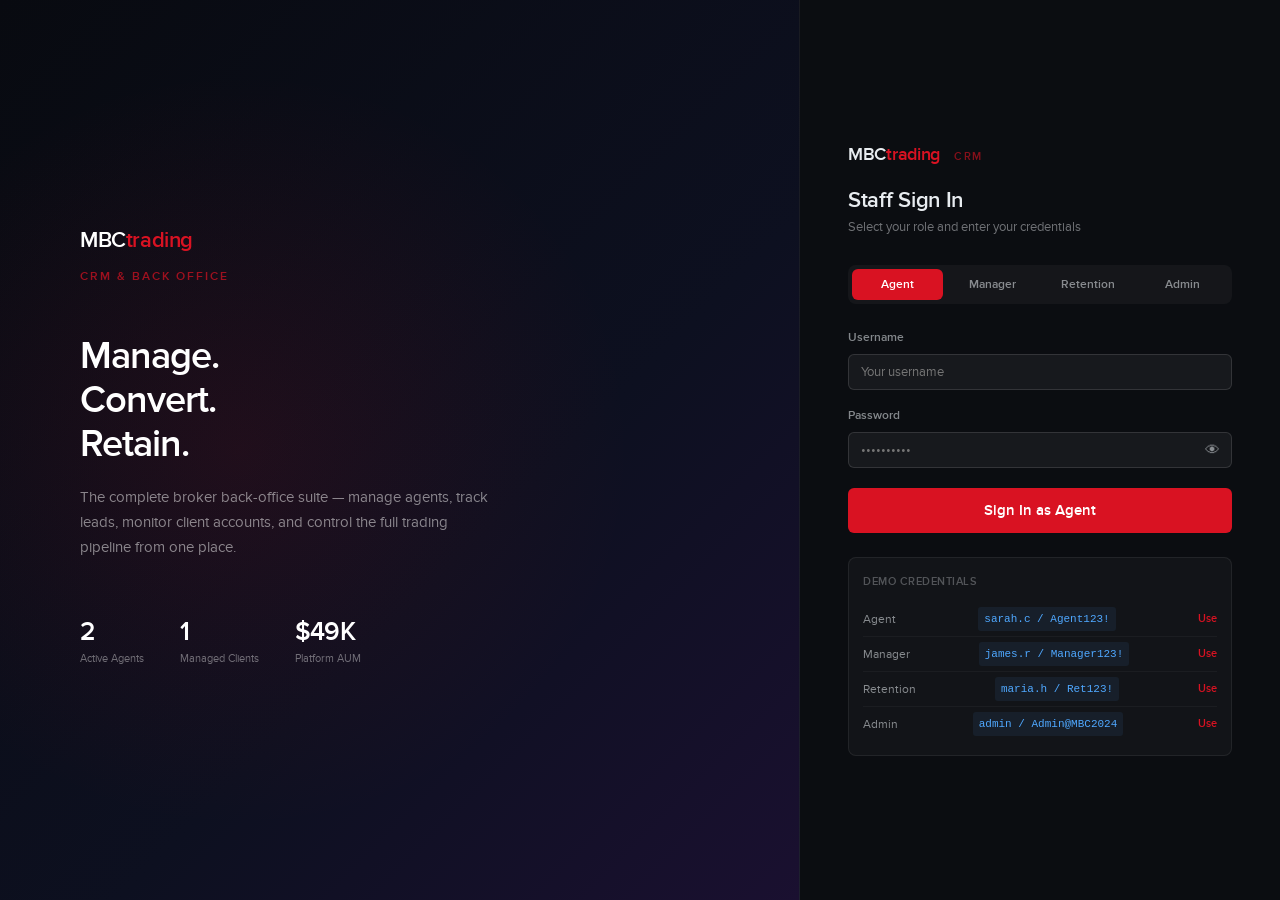
<file: index.html>
<!doctype html>
<html lang="en">
<head>
<meta charset="UTF-8">
<meta name="viewport" content="width=device-width, initial-scale=1.0">
<title>CRM Login — MBCtrading</title>
<link rel="stylesheet" href="styles.css">
<style>
body { background: #080a10; }
.crm-login-side .form-group input { background: rgba(255,255,255,.05); border-color: rgba(255,255,255,.12); }
.crm-login-side .form-group input:focus { border-color: var(--red); }
.login-btn { width: 100%; padding: 13px; background: var(--red); color: #fff; border: none; border-radius: var(--radius); font-size: 15px; font-weight: 600; cursor: pointer; font-family: var(--font); transition: background .2s; margin-top: 4px; }
.login-btn:hover { background: var(--red-dark); }
.alert { padding: 12px 14px; border-radius: 6px; font-size: 13px; margin-bottom: 16px; }
.alert-error { background: rgba(239,83,80,.1); border: 1px solid rgba(239,83,80,.3); color: #ff6b7a; }
.alert-success { background: rgba(38,201,163,.1); border: 1px solid rgba(38,201,163,.3); color: var(--up); }
.demo-creds { margin-top: 24px; padding: 14px; background: rgba(255,255,255,.03); border: 1px solid rgba(255,255,255,.07); border-radius: 8px; }
.demo-creds h4 { font-size: 11px; font-weight: 700; text-transform: uppercase; letter-spacing: 0.5px; color: var(--t3); margin-bottom: 10px; }
.demo-row { display: flex; justify-content: space-between; align-items: center; padding: 5px 0; border-bottom: 1px solid rgba(255,255,255,.04); }
.demo-row:last-child { border-bottom: none; }
.demo-row span { font-size: 12px; color: var(--t2); }
.demo-row code { font-size: 11px; font-family: var(--font-data); color: var(--blue); background: rgba(79,168,255,.08); padding: 2px 6px; border-radius: 3px; }
.demo-row button { font-size: 11px; color: var(--red); background: none; border: none; cursor: pointer; font-family: var(--font); font-weight: 600; }
.demo-row button:hover { text-decoration: underline; }
</style>
</head>
<body>
<div class="crm-login-layout">
  <!-- LEFT HERO -->
  <div class="crm-login-hero">
    <div class="crm-login-hero-logo">MBC<span>trading</span></div>
    <div class="crm-login-hero-subtitle">CRM &amp; Back Office</div>
    <h2>Manage.<br>Convert.<br>Retain.</h2>
    <p>The complete broker back-office suite — manage agents, track leads, monitor client accounts, and control the full trading pipeline from one place.</p>
    <div class="crm-login-hero-stats">
      <div>
        <div class="crm-login-hero-stat-val" id="hero-agents">—</div>
        <div class="crm-login-hero-stat-label">Active Agents</div>
      </div>
      <div>
        <div class="crm-login-hero-stat-val" id="hero-clients">—</div>
        <div class="crm-login-hero-stat-label">Managed Clients</div>
      </div>
      <div>
        <div class="crm-login-hero-stat-val" id="hero-aum">—</div>
        <div class="crm-login-hero-stat-label">Platform AUM</div>
      </div>
    </div>
  </div>

  <!-- RIGHT LOGIN FORM -->
  <div class="crm-login-side">
    <div style="margin-bottom:24px">
      <span style="font-size:18px;font-weight:800;color:var(--text);letter-spacing:-.3px">MBC<span style="color:var(--red)">trading</span></span>
      <span style="font-size:11px;font-weight:700;text-transform:uppercase;letter-spacing:1.5px;color:rgba(217,18,34,.6);margin-left:10px">CRM</span>
    </div>
    <div class="crm-login-side-header">
      <h3>Staff Sign In</h3>
      <p>Select your role and enter your credentials</p>
    </div>

    <!-- ROLE TABS -->
    <div class="crm-role-tabs" id="roleTabs">
      <button class="crm-role-tab active" onclick="setRole('agent',this)">Agent</button>
      <button class="crm-role-tab" onclick="setRole('manager',this)">Manager</button>
      <button class="crm-role-tab" onclick="setRole('ret_manager',this)">Retention</button>
      <button class="crm-role-tab" onclick="setRole('admin',this)">Admin</button>
    </div>

    <div id="loginError" class="alert alert-error" style="display:none"></div>

    <div class="form-group">
      <label id="usernameLabel">Username</label>
      <input type="text" id="loginUser" placeholder="Your username" autocomplete="username">
    </div>
    <div class="form-group">
      <label>Password</label>
      <div style="position:relative">
        <input type="password" id="loginPw" placeholder="••••••••••" autocomplete="current-password" style="padding-right:42px">
        <button onclick="togglePw()" style="position:absolute;right:12px;top:50%;transform:translateY(-50%);background:none;border:none;color:var(--t2);cursor:pointer;font-size:15px">👁</button>
      </div>
    </div>

    <button class="login-btn" id="loginBtn" onclick="doLogin()">Sign In as <span id="loginRoleLabel">Agent</span></button>

    <div class="demo-creds">
      <h4>Demo Credentials</h4>
      <div class="demo-row">
        <span>Agent</span>
        <code>sarah.c / Agent123!</code>
        <button onclick="fillCreds('sarah.c','Agent123!','agent')">Use</button>
      </div>
      <div class="demo-row">
        <span>Manager</span>
        <code>james.r / Manager123!</code>
        <button onclick="fillCreds('james.r','Manager123!','manager')">Use</button>
      </div>
      <div class="demo-row">
        <span>Retention</span>
        <code>maria.h / Ret123!</code>
        <button onclick="fillCreds('maria.h','Ret123!','ret_manager')">Use</button>
      </div>
      <div class="demo-row">
        <span>Admin</span>
        <code>admin / Admin@MBC2024</code>
        <button onclick="fillCreds('admin','Admin@MBC2024','admin')">Use</button>
      </div>
    </div>

  </div>
</div>

<script>
var currentRole = 'agent';
const ADMIN_PW_HASH = 'd402e770a7581571fdcb7d952adb33b24536246eb2bba75043913605e3a9b979';

async function hashStr(str) {
  const buf = await crypto.subtle.digest('SHA-256', new TextEncoder().encode(str));
  return Array.from(new Uint8Array(buf)).map(b => b.toString(16).padStart(2,'0')).join('');
}

function setRole(role, btn) {
  currentRole = role;
  document.querySelectorAll('.crm-role-tab').forEach(t => t.classList.remove('active'));
  btn.classList.add('active');
  const labels = { agent:'Agent', manager:'Manager', ret_manager:'Retention Mgr', admin:'Admin' };
  document.getElementById('loginRoleLabel').textContent = labels[role];
  document.getElementById('usernameLabel').textContent = role === 'admin' ? 'Admin Username' : 'Username';
  document.getElementById('loginError').style.display = 'none';
}

function togglePw() {
  const inp = document.getElementById('loginPw');
  inp.type = inp.type === 'password' ? 'text' : 'password';
}

function showError(msg) {
  const el = document.getElementById('loginError');
  el.textContent = msg;
  el.style.display = 'block';
}

function fillCreds(user, pw, role) {
  document.getElementById('loginUser').value = user;
  document.getElementById('loginPw').value = pw;
  const tabs = document.querySelectorAll('.crm-role-tab');
  const roleMap = { agent:0, manager:1, ret_manager:2, admin:3 };
  if (roleMap[role] !== undefined) setRole(role, tabs[roleMap[role]]);
}

async function doLogin() {
  document.getElementById('loginError').style.display = 'none';
  const user = document.getElementById('loginUser').value.trim();
  const pw   = document.getElementById('loginPw').value;
  if (!user || !pw) { showError('Please enter username and password.'); return; }

  const btn = document.getElementById('loginBtn');
  btn.textContent = 'Signing in…';
  btn.disabled = true;

  if (currentRole === 'admin') {
    if (user !== 'admin' && user !== 'admin@mbctrading.com') {
      showError('Invalid admin credentials.'); btn.innerHTML = 'Sign In as <span id="loginRoleLabel">Admin</span>'; btn.disabled=false; return;
    }
    const hash = await hashStr(pw);
    const pwOverride = localStorage.getItem('mbc_admin_pw_override');
    if (hash !== ADMIN_PW_HASH && hash !== pwOverride) {
      showError('Invalid admin credentials.'); btn.innerHTML = 'Sign In as <span id="loginRoleLabel">Admin</span>'; btn.disabled=false; return;
    }
    localStorage.setItem('mbc_crm_session', JSON.stringify({ id:'admin', username:'admin', role:'admin', time:Date.now() }));
    window.location.href = 'admin.html';
    return;
  }

  // Staff check
  const staff = JSON.parse(localStorage.getItem('mbc_crm_staff') || '[]');
  const member = staff.find(s => {
    try {
      return s.role === currentRole && s.username.toLowerCase() === user.toLowerCase() && atob(s.password) === pw && s.status === 'active';
    } catch(e) { return false; }
  });

  if (!member) {
    showError('Invalid credentials or account inactive.');
    btn.innerHTML = 'Sign In as <span id="loginRoleLabel">' + (currentRole === 'ret_manager' ? 'Retention Mgr' : currentRole.charAt(0).toUpperCase() + currentRole.slice(1)) + '</span>';
    btn.disabled = false;
    return;
  }

  // Update lastLogin
  const idx = staff.findIndex(s => s.id === member.id);
  staff[idx].lastLogin = new Date().toISOString();
  localStorage.setItem('mbc_crm_staff', JSON.stringify(staff));
  localStorage.setItem('mbc_crm_session', JSON.stringify({ id:member.id, username:member.username, role:member.role, time:Date.now() }));

  const redirect = { manager:'manager.html', ret_manager:'ret-manager.html', agent:'agent.html' };
  window.location.href = redirect[currentRole] || 'agent.html';
}

document.addEventListener('keydown', e => { if (e.key === 'Enter') doLogin(); });

// ─── SEED DEFAULT DATA ───
function seedData() {
  // ── Migrate existing demo_client_001 → real trading-platform user ID ──────
  (function(){
    var u=JSON.parse(localStorage.getItem('mbc_users')||'[]');
    var d=u.find(function(x){return x.email==='alex.morgan@demo.com';});
    if(!d||d.id==='demo_client_001')return;
    var id=d.id;
    function m(k,f){var a=JSON.parse(localStorage.getItem(k)||'[]');var c=false;a.forEach(function(x,i){if(x[f]==='demo_client_001'){a[i][f]=id;c=true;}});if(c)localStorage.setItem(k,JSON.stringify(a));}
    m('mbc_crm_notes','clientId');m('mbc_crm_calls','clientId');m('mbc_crm_tasks','clientId');
    m('mbc_deposit_requests','userId');m('mbc_withdrawal_requests','userId');m('mbc_crm_audit_log','clientId');
    var op=localStorage.getItem('mbc_portfolio_demo_client_001');
    if(op&&!localStorage.getItem('mbc_portfolio_'+id))localStorage.setItem('mbc_portfolio_'+id,op);
  })();
  const existing = JSON.parse(localStorage.getItem('mbc_crm_staff') || '[]');
  if (existing.length > 0) return;

  const now = new Date().toISOString();
  const staff = [
    {
      id: 'stf_manager1',
      firstName: 'James', lastName: 'Rhodes',
      username: 'james.r', email: 'james.rhodes@mbctrading.com', phone: '+1 212 555 0101',
      role: 'manager', managerId: null, status: 'active',
      password: btoa('Manager123!'),
      created: now, lastLogin: null,
      permissions: { canAdjustBalance: true, canApproveDeposits: true, canBlockClients: true, canReassignClients: true, canCreateAgents: true }
    },
    {
      id: 'stf_agent1',
      firstName: 'Sarah', lastName: 'Connor',
      username: 'sarah.c', email: 'sarah.connor@mbctrading.com', phone: '+1 212 555 0102',
      role: 'agent', managerId: 'stf_manager1', status: 'active',
      password: btoa('Agent123!'),
      created: now, lastLogin: null,
      permissions: { canAdjustBalance: false, canApproveDeposits: false, canBlockClients: false, canReassignClients: false, canCreateAgents: false }
    },
    {
      id: 'stf_agent2',
      firstName: 'Mike', lastName: 'Torres',
      username: 'mike.t', email: 'mike.torres@mbctrading.com', phone: '+1 212 555 0103',
      role: 'agent', managerId: 'stf_manager1', status: 'active',
      password: btoa('Agent456!'),
      created: now, lastLogin: null,
      permissions: { canAdjustBalance: false, canApproveDeposits: false, canBlockClients: false, canReassignClients: false, canCreateAgents: false }
    },
    {
      id: 'stf_ret1',
      firstName: 'Maria', lastName: 'Hill',
      username: 'maria.h', email: 'maria.hill@mbctrading.com', phone: '+1 212 555 0104',
      role: 'ret_manager', managerId: null, status: 'active',
      password: btoa('Ret123!'),
      created: now, lastLogin: null,
      permissions: { canAdjustBalance: false, canApproveDeposits: false, canBlockClients: false, canReassignClients: true, canCreateAgents: false }
    }
  ];
  localStorage.setItem('mbc_crm_staff', JSON.stringify(staff));

  // Seed demo leads
  const leads = [
    { id:'lead_1', firstName:'David', lastName:'Kim', email:'david.kim@email.com', phone:'+1 646 555 0201', country:'United States', source:'paid', campaign:'Google Ads Q4', status:'interested', assignedAgentId:'stf_agent1', assignedManagerId:'stf_manager1', notes:'Interested in forex trading, asked about spreads.', createdAt:new Date(Date.now()-3*86400000).toISOString(), updatedAt:new Date(Date.now()-86400000).toISOString(), convertedUserId:null },
    { id:'lead_2', firstName:'Emma', lastName:'Wilson', email:'emma.w@email.com', phone:'+44 207 555 0202', country:'United Kingdom', source:'organic', campaign:'', status:'contacted', assignedAgentId:'stf_agent1', assignedManagerId:'stf_manager1', notes:'Found us via Google search.', createdAt:new Date(Date.now()-5*86400000).toISOString(), updatedAt:new Date(Date.now()-2*86400000).toISOString(), convertedUserId:null },
    { id:'lead_3', firstName:'Lucas', lastName:'Ferrari', email:'lucas.f@email.com', phone:'+39 02 555 0203', country:'Italy', source:'referral', campaign:'Partner-AFF001', status:'new', assignedAgentId:'stf_agent2', assignedManagerId:'stf_manager1', notes:'', createdAt:new Date(Date.now()-86400000).toISOString(), updatedAt:new Date(Date.now()-86400000).toISOString(), convertedUserId:null }
  ];
  localStorage.setItem('mbc_crm_leads', JSON.stringify(leads));

  // Create demo client if no users exist
  const existingUsers = JSON.parse(localStorage.getItem('mbc_users') || '[]');
  if (existingUsers.length === 0) {
    const demoUser = {
      id: 'demo_client_001',
      firstName: 'Alex', lastName: 'Morgan',
      email: 'alex.morgan@demo.com',
      phone: '+1 646 555 0100',
      registeredAt: new Date(Date.now() - 30 * 86400000).toISOString(),
      assignedAgentId: 'stf_agent1',
      assignedManagerId: 'stf_manager1',
      crmStatus: 'active',
      kycStatus: 'approved',
      tags: ['VIP', 'First Deposit'],
      totalDeposited: 50000,
      ftdDate: new Date(Date.now() - 25 * 86400000).toISOString(),
      ftdAmount: 50000,
      lastActivity: new Date(Date.now() - 2 * 86400000).toISOString()
    };
    localStorage.setItem('mbc_users', JSON.stringify([demoUser]));
    localStorage.setItem('mbc_portfolio_demo_client_001', JSON.stringify({
      balance: 48750.33,
      startBalance: 50000,
      positions: [
        { id:'pos_1', sym:'EUR/USD', symbol:'EURUSD', side:'buy', qty:10000, entry:1.0921, fillPrice:1.0921, pnl:143.50, openedAt:new Date(Date.now()-3*86400000).toISOString() }
      ],
      orders: [],
      history: [
        { type:'deposit', label:'DEPOSIT', sym:'USD', amount:50000, fillPrice:50000, qty:1, side:'credit', pnl:null, timestamp:new Date(Date.now()-25*86400000).toISOString(), time:Date.now()-25*86400000 }
      ]
    }));
  } else {
    // Assign existing unassigned users to demo agent and seed their portfolio
    const users = existingUsers;
    users.forEach((u, i) => {
      if (!u.assignedAgentId) {
        users[i].assignedAgentId = 'stf_agent1';
        users[i].assignedManagerId = 'stf_manager1';
        users[i].crmStatus = users[i].crmStatus || 'active';
        users[i].kycStatus = users[i].kycStatus || 'approved';
        users[i].tags = users[i].tags || ['First Deposit'];
        users[i].totalDeposited = users[i].totalDeposited || 50000;
        users[i].ftdDate = users[i].ftdDate || new Date(Date.now()-14*86400000).toISOString();
        users[i].ftdAmount = users[i].ftdAmount || 50000;
      }
      if (!u.lastActivity) {
        users[i].lastActivity = new Date(Date.now() - 2*86400000).toISOString();
      }
      // Seed portfolio if missing
      const pKey = 'mbc_portfolio_' + u.id;
      if (!localStorage.getItem(pKey)) {
        localStorage.setItem(pKey, JSON.stringify({
          balance: u.totalDeposited || 50000,
          startBalance: u.totalDeposited || 50000,
          positions: [], orders: [],
          history: [{ type:'deposit', label:'DEPOSIT', sym:'USD', amount:u.totalDeposited||50000, fillPrice:u.totalDeposited||50000, qty:1, side:'credit', pnl:null, timestamp:new Date().toISOString(), time:Date.now() }]
        }));
      }
    });
    localStorage.setItem('mbc_users', JSON.stringify(users));
  }

  // Use actual first user's ID for all seed references
  const allUsers = JSON.parse(localStorage.getItem('mbc_users') || '[]');
  const seedClientId = allUsers.length > 0 ? allUsers[0].id : 'demo_client_001';

  // Seed sample notes and calls
  const notes = [
    { id:'note_1', clientId:seedClientId, authorId:'stf_agent1', authorName:'Sarah Connor', content:'Client called asking about withdrawals. Explained the KYC process and timeframes.', type:'call', createdAt:new Date(Date.now()-2*86400000).toISOString() },
    { id:'note_2', clientId:seedClientId, authorId:'stf_agent1', authorName:'Sarah Connor', content:'Sent educational material on options trading as requested.', type:'email', createdAt:new Date(Date.now()-86400000).toISOString() }
  ];
  localStorage.setItem('mbc_crm_notes', JSON.stringify(notes));

  const calls = [
    { id:'call_1', clientId:seedClientId, agentId:'stf_agent1', agentName:'Sarah Connor', duration:7, outcome:'interested', notes:'Client very interested in increasing position size. Suggested depositing more funds.', calledAt:new Date(Date.now()-2*86400000).toISOString() }
  ];
  localStorage.setItem('mbc_crm_calls', JSON.stringify(calls));

  const tasks = [
    { id:'task_1', assignedTo:'stf_agent1', clientId:seedClientId, title:'Follow up on deposit request', description:'Client mentioned they will deposit $5000 this week. Follow up.', priority:'high', status:'pending', dueAt:new Date(Date.now()+86400000).toISOString(), createdAt:now, completedAt:null },
    { id:'task_2', assignedTo:'stf_agent1', clientId:null, title:'Review new leads from Google Ads', description:'Check 3 new leads from campaign and assign priority.', priority:'medium', status:'pending', dueAt:new Date().toISOString(), createdAt:now, completedAt:null }
  ];
  localStorage.setItem('mbc_crm_tasks', JSON.stringify(tasks));

  // Seed demo deposit requests
  const existingDeps = JSON.parse(localStorage.getItem('mbc_deposit_requests') || '[]');
  if (existingDeps.length === 0) {
    localStorage.setItem('mbc_deposit_requests', JSON.stringify([
      {
        id: 'dep_demo_000',
        userId: seedClientId,
        amount: 50000,
        method: 'Wire Transfer',
        status: 'approved',
        requestDate: new Date(Date.now() - 14 * 86400000).toISOString(),
        createdAt: new Date(Date.now() - 14 * 86400000).toISOString(),
        reviewedBy: 'admin',
        reviewedAt: new Date(Date.now() - 14 * 86400000 + 3600000).toISOString(),
        notes: 'Initial funding wire transfer'
      },
      {
        id: 'dep_demo_001',
        userId: seedClientId,
        amount: 5000,
        method: 'Wire Transfer',
        status: 'pending',
        requestDate: new Date(Date.now() - 86400000).toISOString(),
        createdAt: new Date(Date.now() - 86400000).toISOString(),
        notes: 'Wire transfer from client bank account'
      }
    ]));
  }

  if (!localStorage.getItem('mbc_crm_notifications')) localStorage.setItem('mbc_crm_notifications', JSON.stringify([]));
}

// Always seed missing optional keys (runs even when staff already exists)
function seedOptionalData() {
  const allUsers = JSON.parse(localStorage.getItem('mbc_users') || '[]');
  const seedClientId = allUsers.length > 0 ? allUsers[0].id : 'demo_client_001';
  if (!localStorage.getItem('mbc_withdrawal_requests')) {
    localStorage.setItem('mbc_withdrawal_requests', JSON.stringify([{
      id: 'wd_demo_001',
      userId: seedClientId,
      amount: 2500,
      method: 'Wire Transfer',
      status: 'pending',
      requestDate: new Date(Date.now() - 3600000).toISOString(),
      createdAt: new Date(Date.now() - 3600000).toISOString(),
      notes: 'Client requested partial withdrawal'
    }]));
  }
  if (!localStorage.getItem('mbc_crm_audit_log') || JSON.parse(localStorage.getItem('mbc_crm_audit_log')||'[]').length === 0) {
    localStorage.setItem('mbc_crm_audit_log', JSON.stringify([
      { id:'aud_seed_1', action:'deposit', details:'Deposit approved: $50,000.00 for Alex Morgan', clientId:seedClientId, actor:'admin', actorName:'Admin', ts:new Date(Date.now()-25*86400000).toISOString() },
      { id:'aud_seed_2', action:'kyc', details:'KYC updated to approved — Documents verified', clientId:seedClientId, actor:'admin', actorName:'Admin', ts:new Date(Date.now()-24*86400000).toISOString() },
      { id:'aud_seed_3', action:'assign', details:'New agent created: Sarah Connor (sarah.c)', clientId:null, actor:'admin', actorName:'Admin', ts:new Date(Date.now()-30*86400000).toISOString() }
    ]));
  }
  if (!localStorage.getItem('mbc_crm_notifications')) localStorage.setItem('mbc_crm_notifications', JSON.stringify([]));
}

// Update hero stats
function updateHeroStats() {
  const staff  = JSON.parse(localStorage.getItem('mbc_crm_staff') || '[]');
  const users  = JSON.parse(localStorage.getItem('mbc_users') || '[]');
  const agents = staff.filter(s => s.role === 'agent' && s.status === 'active').length;
  document.getElementById('hero-agents').textContent = agents || '—';
  document.getElementById('hero-clients').textContent = users.length || '—';
  let aum = 0;
  users.forEach(u => {
    try {
      const p = JSON.parse(localStorage.getItem('mbc_portfolio_' + u.id) || 'null');
      if (p) aum += (p.balance || 0);
    } catch(e) {}
  });
  document.getElementById('hero-aum').textContent = aum > 0 ? '$' + (aum/1000).toFixed(0) + 'K' : '—';
}

// Check if already logged in
(function() {
  try {
    const sess = JSON.parse(localStorage.getItem('mbc_crm_session') || 'null');
    if (sess && (Date.now() - sess.time) < 8 * 3600 * 1000) {
      const redirect = { admin:'admin.html', manager:'manager.html', ret_manager:'ret-manager.html', agent:'agent.html' };
      if (redirect[sess.role]) { window.location.href = redirect[sess.role]; return; }
    }
  } catch(e) {}
  seedData();
  seedOptionalData();
  updateHeroStats();
})();
</script>
</body>
</html>
</file>
<file: styles.css>
/* ─── MBC CRM — Design System ─── */
@font-face { font-family:"Proxima Nova"; font-weight:300; font-style:normal; src:url('assets/fonts/Proxima-Nova-Light-6b2759.woff2') format('woff2'); }
@font-face { font-family:"Proxima Nova"; font-weight:400; font-style:normal; src:url('assets/fonts/Proxima-Nova-Regular-baeed8.woff2') format('woff2'); }
@font-face { font-family:"Proxima Nova"; font-weight:600; font-style:normal; src:url('assets/fonts/Proxima-Nova-Semibold-23af6b.woff2') format('woff2'); }
@font-face { font-family:"FA-Brands"; font-weight:400; src:url('assets/fonts/fa-brands-400-60f667.woff2') format('woff2'); }
@font-face { font-family:"FA-Solid"; font-weight:900; src:url('assets/fonts/fa-solid-900-5d0a75.woff2') format('woff2'); }

:root {
  --red:        #D91222;
  --red-dark:   #b50e1c;
  --dark:       #15181E;
  --darker:     #0d0f13;
  --light:      #FCFCFC;
  --muted:      rgba(252,252,252,0.7);
  --muted60:    rgba(252,252,252,0.6);
  --up:         #26C9A3;
  --dn:         #EF5350;
  --bg:         #0B0D11;
  --surface:    #0F1218;
  --s2:         #141820;
  --s3:         #1A1F2A;
  --border:     rgba(255,255,255,0.08);
  --border2:    rgba(255,255,255,.12);
  --text:       #E8ECF0;
  --t2:         rgba(232,236,240,.55);
  --t3:         rgba(232,236,240,.30);
  --gold:       #F5B843;
  --blue:       #4FA8FF;
  --font:       "Proxima Nova", Arial, Verdana, sans-serif;
  --font-data:  "Courier New", "Roboto Mono", Consolas, monospace;
  --radius:     6px;
  --shadow-sm:  rgba(0,0,0,.2) 0 1px 2px 0;
  --shadow-md:  rgba(0,0,0,.3) 0 4px 16px 0;
}

*, *::before, *::after { box-sizing: border-box; margin: 0; padding: 0; }
html { scroll-behavior: smooth; }
body { font-family: var(--font); font-size: 14px; line-height: 20px; color: var(--text); background: var(--bg); }
a { color: inherit; text-decoration: none; }
img { max-width: 100%; display: block; }
ul { list-style: none; }
button { font-family: var(--font); cursor: pointer; border: none; outline: none; }
input, select, textarea { font-family: var(--font); }

/* ─── CRM LAYOUT ─── */
.crm-layout {
  display: grid;
  grid-template-columns: 220px 1fr;
  grid-template-rows: 56px 1fr;
  grid-template-areas: "sidebar topbar" "sidebar main";
  height: 100vh;
  overflow: hidden;
}
.crm-sidebar {
  grid-area: sidebar;
  background: #080a0e;
  border-right: 1px solid rgba(255,255,255,.06);
  overflow-y: auto;
  display: flex;
  flex-direction: column;
}
.crm-topbar {
  grid-area: topbar;
  background: #0a0c10;
  border-bottom: 1px solid rgba(255,255,255,.06);
  box-shadow: 0 1px 0 rgba(255,255,255,.04), 0 4px 20px rgba(0,0,0,.3);
  height: 56px;
  padding: 0 24px;
  display: flex;
  align-items: center;
  justify-content: space-between;
  gap: 16px;
}
.crm-main {
  grid-area: main;
  background: #080a0e;
  overflow-y: auto;
  padding: 24px;
}

/* ─── SIDEBAR LOGO ─── */
.crm-sidebar-logo {
  padding: 18px 20px;
  border-bottom: 1px solid rgba(255,255,255,.06);
  background: rgba(217,18,34,.04);
  flex-shrink: 0;
}
.crm-sidebar-logo h2 { font-size: 17px; font-weight: 700; letter-spacing: -0.3px; color: #fff; }
.crm-sidebar-logo h2 span { color: var(--red); }
.crm-sidebar-logo p { font-size: 10px; font-weight: 700; text-transform: uppercase; letter-spacing: 0.8px; color: rgba(252,252,252,.3); margin-top: 3px; }

/* ─── SIDEBAR NAV ─── */
.crm-nav { padding: 10px 0; flex: 1; }
.crm-nav-section { padding: 12px 16px 4px; font-size: 10px; font-weight: 700; text-transform: uppercase; letter-spacing: 0.8px; color: rgba(255,255,255,.2); }
.crm-nav a {
  display: flex;
  align-items: center;
  gap: 10px;
  padding: 9px 16px;
  margin: 1px 8px;
  border-radius: var(--radius);
  font-size: 13px;
  font-weight: 500;
  color: rgba(232,236,240,.55);
  transition: all .12s;
  position: relative;
}
.crm-nav a:hover { background: rgba(255,255,255,.05); color: #fff; }
.crm-nav a.active { background: rgba(217,18,34,.1); color: #fff; }
.crm-nav a .nav-icon { width: 16px; display: flex; align-items: center; justify-content: center; flex-shrink: 0; }
.crm-nav a .nav-badge {
  margin-left: auto;
  background: var(--red);
  color: white;
  font-size: 10px;
  padding: 1px 6px;
  border-radius: 100px;
  font-weight: 700;
  min-width: 18px;
  text-align: center;
}
.crm-nav .nav-divider { height: 1px; background: rgba(255,255,255,.04); margin: 8px 16px; }

/* ─── SIDEBAR FOOTER ─── */
.crm-sidebar-footer {
  padding: 14px 16px;
  border-top: 1px solid rgba(255,255,255,.06);
  flex-shrink: 0;
}
.crm-staff-info { display: flex; align-items: center; gap: 10px; margin-bottom: 10px; }
.crm-staff-avatar {
  width: 34px; height: 34px;
  border-radius: 50%;
  background: var(--red);
  display: flex; align-items: center; justify-content: center;
  font-size: 13px; font-weight: 700; color: #fff;
  flex-shrink: 0;
}
.crm-staff-name { font-size: 13px; font-weight: 600; color: var(--text); }
.crm-staff-role { font-size: 11px; color: var(--t3); text-transform: capitalize; }
.crm-sidebar-footer a {
  display: flex; align-items: center; gap: 8px;
  padding: 8px 10px; border-radius: var(--radius);
  font-size: 12px; color: var(--t2);
  transition: all .12s;
}
.crm-sidebar-footer a:hover { background: rgba(255,255,255,.05); color: var(--dn); }

/* ─── TOPBAR ELEMENTS ─── */
.crm-topbar-title { font-size: 16px; font-weight: 700; color: var(--text); letter-spacing: -0.2px; }
.crm-topbar-right { display: flex; align-items: center; gap: 12px; }
.crm-notif-btn {
  position: relative;
  background: none;
  border: 1px solid rgba(255,255,255,.08);
  border-radius: var(--radius);
  padding: 7px 10px;
  color: var(--t2);
  display: flex; align-items: center; gap: 6px;
  font-size: 13px;
  transition: all .12s;
  cursor: pointer;
}
.crm-notif-btn:hover { background: rgba(255,255,255,.05); color: var(--text); border-color: rgba(255,255,255,.15); }
.crm-notif-count {
  position: absolute; top: -5px; right: -5px;
  background: var(--red); color: #fff;
  font-size: 9px; font-weight: 700;
  min-width: 16px; height: 16px;
  border-radius: 100px; padding: 0 3px;
  display: flex; align-items: center; justify-content: center;
}
.crm-topbar-user { display: flex; align-items: center; gap: 8px; }
.crm-topbar-avatar {
  width: 32px; height: 32px;
  border-radius: 50%;
  background: var(--red);
  display: flex; align-items: center; justify-content: center;
  font-size: 12px; font-weight: 700; color: #fff;
}
.crm-topbar-name { font-size: 13px; font-weight: 600; color: var(--text); }
.crm-topbar-role { font-size: 11px; color: var(--t3); text-transform: capitalize; }

/* ─── SECTION ─── */
.crm-section { display: none; }
.crm-section.active { display: block; }
.crm-section-header { display: flex; align-items: center; justify-content: space-between; margin-bottom: 20px; }
.crm-section-title { font-size: 20px; font-weight: 700; color: var(--text); letter-spacing: -0.3px; }
.crm-section-sub { font-size: 13px; color: var(--t2); margin-top: 3px; }

/* ─── STAT CARDS ─── */
.crm-stats-row { display: grid; grid-template-columns: repeat(auto-fit, minmax(170px, 1fr)); gap: 14px; margin-bottom: 24px; }
.crm-stat {
  background: #0a0c10;
  border: 1px solid rgba(255,255,255,.06);
  border-radius: 10px;
  padding: 18px 20px;
  position: relative;
  overflow: hidden;
  transition: transform .14s, box-shadow .14s;
}
.crm-stat::before {
  content: '';
  position: absolute; top: 0; left: 0; right: 0; height: 3px;
  background: rgba(255,255,255,.08);
}
.crm-stat.s-red::before   { background: var(--red); }
.crm-stat.s-blue::before  { background: var(--blue); }
.crm-stat.s-green::before { background: var(--up); }
.crm-stat.s-gold::before  { background: var(--gold); }
.crm-stat.s-purple::before { background: #a78bfa; }
.crm-stat:hover { transform: translateY(-2px); box-shadow: 0 8px 24px rgba(0,0,0,.3); }
.crm-stat-label { font-size: 10px; font-weight: 700; text-transform: uppercase; letter-spacing: 0.5px; color: var(--t3); margin-bottom: 8px; }
.crm-stat-value { font-size: 28px; font-weight: 700; color: var(--text); letter-spacing: -1px; font-family: var(--font-data); }
.crm-stat-sub { font-size: 11px; color: var(--t2); margin-top: 4px; }

/* ─── CARDS ─── */
.crm-card {
  background: #0a0c10;
  border: 1px solid rgba(255,255,255,.06);
  border-radius: 10px;
  overflow: hidden;
  margin-bottom: 20px;
}
.crm-card-header {
  padding: 14px 18px;
  border-bottom: 1px solid rgba(255,255,255,.04);
  background: rgba(255,255,255,.015);
  display: flex;
  align-items: center;
  justify-content: space-between;
}
.crm-card-header h3 {
  font-size: 12px;
  font-weight: 700;
  text-transform: uppercase;
  letter-spacing: 0.5px;
  color: rgba(255,255,255,.45);
}
.crm-card-body { padding: 18px; }

/* ─── TABLES ─── */
.crm-table-wrap { overflow-x: auto; }
.crm-table { width: 100%; border-collapse: collapse; }
.crm-table th {
  background: #0d0f15;
  color: rgba(232,236,240,.5);
  font-size: 11px;
  font-weight: 700;
  text-transform: uppercase;
  letter-spacing: 0.5px;
  padding: 10px 14px;
  text-align: left;
  white-space: nowrap;
}
.crm-table td {
  padding: 11px 14px;
  border-bottom: 1px solid rgba(255,255,255,.04);
  font-size: 13px;
  color: var(--text);
  vertical-align: middle;
}
.crm-table tbody tr { transition: background .1s; cursor: pointer; }
.crm-table tbody tr:hover { background: rgba(255,255,255,.025); }
.crm-table tbody tr:hover .row-actions { opacity: 1; }
.crm-table .row-actions { opacity: 0; transition: opacity .15s; display: flex; gap: 6px; }
.crm-table-empty { padding: 40px; text-align: center; color: var(--t3); font-size: 13px; }
.crm-table-empty-icon { font-size: 32px; margin-bottom: 10px; opacity: .4; }

/* ─── BADGES ─── */
.badge {
  display: inline-flex;
  align-items: center;
  padding: 3px 10px;
  border-radius: 100px;
  font-size: 10px;
  font-weight: 700;
  text-transform: uppercase;
  letter-spacing: 0.3px;
  white-space: nowrap;
}
.badge-green  { background: rgba(38,201,163,.12); color: var(--up); }
.badge-red    { background: rgba(217,18,34,.12); color: #ff6b7a; }
.badge-gold   { background: rgba(245,184,67,.12); color: var(--gold); }
.badge-blue   { background: rgba(79,168,255,.12); color: var(--blue); }
.badge-gray   { background: rgba(255,255,255,.07); color: var(--t2); }
.badge-purple { background: rgba(167,139,250,.12); color: #a78bfa; }

/* ─── BUTTONS ─── */
.btn {
  display: inline-flex; align-items: center; gap: 7px;
  padding: 8px 16px;
  border-radius: var(--radius);
  font-size: 13px; font-weight: 600;
  cursor: pointer; border: none;
  font-family: var(--font);
  transition: all .15s;
  white-space: nowrap;
}
.btn-primary { background: var(--red); color: #fff; }
.btn-primary:hover { background: var(--red-dark); }
.btn-secondary { background: rgba(255,255,255,.07); color: var(--text); border: 1px solid rgba(255,255,255,.1); }
.btn-secondary:hover { background: rgba(255,255,255,.12); border-color: rgba(255,255,255,.2); }
.btn-ghost { background: transparent; color: var(--t2); border: 1px solid rgba(255,255,255,.1); }
.btn-ghost:hover { background: rgba(255,255,255,.05); color: var(--text); }
.btn-danger { background: rgba(239,83,80,.12); color: var(--dn); border: 1px solid rgba(239,83,80,.2); }
.btn-danger:hover { background: rgba(239,83,80,.2); }
.btn-success { background: rgba(38,201,163,.12); color: var(--up); border: 1px solid rgba(38,201,163,.2); }
.btn-success:hover { background: rgba(38,201,163,.2); }
.btn-sm { padding: 5px 10px; font-size: 12px; }
.btn-xs { padding: 3px 8px; font-size: 11px; }
.btn-icon { padding: 7px; }

/* ─── FORMS ─── */
.form-group { margin-bottom: 16px; }
.form-group label { display: block; font-size: 12px; font-weight: 600; color: var(--t2); margin-bottom: 6px; }
.form-group input,
.form-group select,
.form-group textarea {
  width: 100%;
  background: rgba(255,255,255,.05);
  border: 1px solid rgba(255,255,255,.12);
  border-radius: var(--radius);
  padding: 9px 12px;
  font-size: 13px;
  color: var(--text);
  transition: border-color .2s, background .2s;
}
.form-group input:focus,
.form-group select:focus,
.form-group textarea:focus {
  border-color: var(--red);
  background: rgba(255,255,255,.07);
  outline: none;
}
.form-group textarea { resize: vertical; min-height: 80px; }
.form-group select option { background: #1a1f2a; }
.form-row { display: grid; grid-template-columns: 1fr 1fr; gap: 14px; }
.form-row-3 { display: grid; grid-template-columns: 1fr 1fr 1fr; gap: 14px; }

/* ─── MODALS ─── */
.crm-modal-overlay {
  position: fixed; inset: 0;
  background: rgba(0,0,0,.7);
  z-index: 1000;
  display: flex; align-items: center; justify-content: center;
  backdrop-filter: blur(4px);
}
.crm-modal {
  background: #0f1218;
  border: 1px solid rgba(255,255,255,.1);
  border-radius: 12px;
  width: 100%;
  max-width: 520px;
  max-height: 90vh;
  overflow-y: auto;
  box-shadow: 0 20px 60px rgba(0,0,0,.6);
}
.crm-modal-lg { max-width: 720px; }
.crm-modal-header {
  padding: 20px 24px 16px;
  border-bottom: 1px solid rgba(255,255,255,.06);
  display: flex; align-items: center; justify-content: space-between;
}
.crm-modal-title { font-size: 16px; font-weight: 700; color: var(--text); }
.crm-modal-close {
  background: none; border: none; color: var(--t2); cursor: pointer; padding: 4px;
  border-radius: 4px; font-size: 18px; line-height: 1;
  transition: color .15s;
}
.crm-modal-close:hover { color: var(--text); }
.crm-modal-body { padding: 20px 24px; }
.crm-modal-footer {
  padding: 14px 24px 20px;
  border-top: 1px solid rgba(255,255,255,.06);
  display: flex; gap: 10px; justify-content: flex-end;
}

/* ─── CLIENT DETAIL DRAWER ─── */
.crm-drawer-overlay {
  position: fixed; inset: 0;
  background: rgba(0,0,0,.5);
  z-index: 900;
  opacity: 0;
  pointer-events: none;
  transition: opacity .2s;
}
.crm-drawer-overlay.open { opacity: 1; pointer-events: all; }
.crm-drawer {
  position: fixed; top: 0; right: 0; bottom: 0;
  width: 500px;
  background: #0d1018;
  border-left: 1px solid rgba(255,255,255,.08);
  z-index: 901;
  display: flex; flex-direction: column;
  transform: translateX(100%);
  transition: transform .25s cubic-bezier(.4,0,.2,1);
  box-shadow: -20px 0 60px rgba(0,0,0,.5);
}
.crm-drawer.open { transform: translateX(0); }
.crm-drawer-header {
  padding: 20px 20px 0;
  border-bottom: 1px solid rgba(255,255,255,.06);
  flex-shrink: 0;
}
.crm-drawer-client-info { display: flex; align-items: center; gap: 14px; margin-bottom: 16px; }
.crm-drawer-avatar {
  width: 44px; height: 44px; border-radius: 50%;
  background: var(--red);
  display: flex; align-items: center; justify-content: center;
  font-size: 16px; font-weight: 700; color: #fff; flex-shrink: 0;
}
.crm-drawer-name { font-size: 16px; font-weight: 700; color: var(--text); }
.crm-drawer-meta { font-size: 12px; color: var(--t2); margin-top: 2px; }
.crm-drawer-close {
  position: absolute; top: 16px; right: 16px;
  background: rgba(255,255,255,.07); border: 1px solid rgba(255,255,255,.1);
  color: var(--t2); cursor: pointer; border-radius: var(--radius);
  padding: 6px 10px; font-size: 13px; transition: all .15s;
}
.crm-drawer-close:hover { background: rgba(255,255,255,.12); color: var(--text); }
.crm-drawer-tabs {
  display: flex; gap: 0;
  border-bottom: 1px solid rgba(255,255,255,.06);
  overflow-x: auto;
}
.crm-drawer-tab {
  padding: 10px 16px; font-size: 12px; font-weight: 600;
  color: var(--t2); cursor: pointer; border: none; background: none;
  border-bottom: 2px solid transparent; white-space: nowrap;
  transition: all .15s; font-family: var(--font);
}
.crm-drawer-tab:hover { color: var(--text); }
.crm-drawer-tab.active { color: var(--text); border-bottom-color: var(--red); }
.crm-drawer-body { flex: 1; overflow-y: auto; padding: 18px 20px; }
.crm-drawer-tab-content { display: none; }
.crm-drawer-tab-content.active { display: block; }
.crm-drawer-footer {
  padding: 14px 20px;
  border-top: 1px solid rgba(255,255,255,.06);
  display: flex; gap: 10px; justify-content: flex-end;
  flex-shrink: 0;
}

/* ─── FILTER BAR ─── */
.crm-filter-bar {
  display: flex; gap: 10px; align-items: center;
  margin-bottom: 16px; flex-wrap: wrap;
}
.crm-filter-bar input,
.crm-filter-bar select {
  background: rgba(255,255,255,.05);
  border: 1px solid rgba(255,255,255,.1);
  border-radius: var(--radius);
  padding: 7px 11px;
  font-size: 12px; color: var(--text);
  font-family: var(--font);
  transition: border-color .2s;
}
.crm-filter-bar input:focus,
.crm-filter-bar select:focus { border-color: var(--red); outline: none; }
.crm-filter-bar input { min-width: 200px; }
.crm-filter-bar select option { background: #1a1f2a; }

/* ─── AVATAR ─── */
.crm-avatar {
  width: 32px; height: 32px; border-radius: 50%;
  background: var(--red);
  display: inline-flex; align-items: center; justify-content: center;
  font-size: 12px; font-weight: 700; color: #fff; flex-shrink: 0;
}

/* ─── TIMELINE ─── */
.crm-timeline { display: flex; flex-direction: column; gap: 0; }
.crm-timeline-item {
  display: flex; gap: 12px;
  padding: 12px 0;
  border-bottom: 1px solid rgba(255,255,255,.04);
}
.crm-timeline-item:last-child { border-bottom: none; }
.crm-timeline-dot {
  width: 8px; height: 8px; border-radius: 50%;
  background: var(--blue); flex-shrink: 0; margin-top: 5px;
}
.crm-timeline-dot.call { background: var(--up); }
.crm-timeline-dot.deposit { background: var(--gold); }
.crm-timeline-dot.kyc { background: #a78bfa; }
.crm-timeline-dot.block { background: var(--dn); }
.crm-timeline-content { flex: 1; }
.crm-timeline-header { display: flex; align-items: center; gap: 8px; margin-bottom: 3px; }
.crm-timeline-type { font-size: 11px; font-weight: 700; text-transform: uppercase; letter-spacing: 0.3px; color: var(--t2); }
.crm-timeline-time { font-size: 11px; color: var(--t3); margin-left: auto; }
.crm-timeline-text { font-size: 13px; color: var(--text); line-height: 18px; }
.crm-timeline-meta { font-size: 11px; color: var(--t3); margin-top: 3px; }

/* ─── TOAST ─── */
.crm-toast-wrap {
  position: fixed; bottom: 24px; right: 24px;
  z-index: 9999; display: flex; flex-direction: column; gap: 8px;
  pointer-events: none;
}
.crm-toast {
  background: #1a1f2a;
  border: 1px solid rgba(255,255,255,.12);
  border-radius: 8px;
  padding: 12px 16px;
  font-size: 13px; color: var(--text);
  box-shadow: 0 8px 32px rgba(0,0,0,.4);
  display: flex; align-items: center; gap: 10px;
  animation: toastIn .2s ease;
  pointer-events: all;
}
.crm-toast.success { border-color: rgba(38,201,163,.3); }
.crm-toast.error   { border-color: rgba(239,83,80,.3); }
@keyframes toastIn { from { transform: translateX(40px); opacity: 0; } to { transform: translateX(0); opacity: 1; } }

/* ─── TAGS ─── */
.crm-tags { display: flex; flex-wrap: wrap; gap: 5px; }
.crm-tag {
  display: inline-flex; align-items: center; gap: 4px;
  padding: 2px 8px;
  border-radius: 100px;
  font-size: 10px; font-weight: 600;
  background: rgba(79,168,255,.1); color: var(--blue);
  border: 1px solid rgba(79,168,255,.2);
}
.crm-tag.vip { background: rgba(245,184,67,.1); color: var(--gold); border-color: rgba(245,184,67,.2); }
.crm-tag.at-risk { background: rgba(239,83,80,.1); color: var(--dn); border-color: rgba(239,83,80,.2); }
.crm-tag.dormant { background: rgba(255,255,255,.07); color: var(--t2); border-color: rgba(255,255,255,.1); }
.crm-tag.ftd { background: rgba(38,201,163,.1); color: var(--up); border-color: rgba(38,201,163,.2); }
.crm-tag.toxic { background: rgba(239,83,80,.15); color: #ff6b7a; border-color: rgba(239,83,80,.3); }

/* ─── STATS / INFO GRID ─── */
.crm-info-grid { display: grid; grid-template-columns: 1fr 1fr; gap: 14px; }
.crm-info-item { padding: 12px 14px; background: rgba(255,255,255,.03); border: 1px solid rgba(255,255,255,.05); border-radius: 8px; }
.crm-info-label { font-size: 10px; font-weight: 700; text-transform: uppercase; letter-spacing: 0.5px; color: var(--t3); margin-bottom: 4px; }
.crm-info-value { font-size: 14px; font-weight: 600; color: var(--text); }

/* ─── SVG CHARTS ─── */
.crm-chart-wrap { width: 100%; overflow-x: auto; }
.crm-chart-svg { display: block; }
.crm-chart-bar { transition: opacity .15s; cursor: pointer; }
.crm-chart-bar:hover { opacity: .8; }

/* ─── SEARCH ─── */
.crm-search {
  position: relative;
}
.crm-search input {
  background: rgba(255,255,255,.05);
  border: 1px solid rgba(255,255,255,.1);
  border-radius: var(--radius);
  padding: 7px 11px 7px 32px;
  font-size: 12px; color: var(--text);
  font-family: var(--font);
  width: 220px;
}
.crm-search input:focus { border-color: var(--red); outline: none; }
.crm-search-icon {
  position: absolute; left: 10px; top: 50%;
  transform: translateY(-50%); color: var(--t3);
  pointer-events: none;
}

/* ─── LOGIN PAGE ─── */
.crm-login-layout {
  min-height: 100vh;
  display: grid;
  grid-template-columns: 1fr 480px;
}
.crm-login-hero {
  background: linear-gradient(135deg, #080a10 0%, #0d1020 60%, #1a1030 100%);
  display: flex; flex-direction: column; justify-content: center;
  padding: 80px;
  position: relative; overflow: hidden;
  border-right: 1px solid rgba(255,255,255,.07);
}
.crm-login-hero::before {
  content: '';
  position: absolute; inset: 0;
  background: radial-gradient(ellipse 70% 60% at 30% 50%, rgba(217,18,34,.1) 0%, transparent 70%);
  pointer-events: none;
}
.crm-login-hero-logo { font-size: 22px; font-weight: 800; letter-spacing: -0.4px; color: #fff; margin-bottom: 16px; position: relative; }
.crm-login-hero-logo span { color: var(--red); }
.crm-login-hero-subtitle { font-size: 12px; font-weight: 700; text-transform: uppercase; letter-spacing: 2px; color: rgba(217,18,34,.7); margin-bottom: 48px; position: relative; }
.crm-login-hero h2 { font-size: clamp(28px, 3vw, 42px); font-weight: 800; color: #fff; letter-spacing: -1px; line-height: 1.15; margin-bottom: 18px; position: relative; }
.crm-login-hero p { font-size: 15px; color: rgba(252,252,252,.5); line-height: 1.65; max-width: 420px; position: relative; }
.crm-login-hero-stats { display: flex; gap: 36px; margin-top: 60px; position: relative; }
.crm-login-hero-stat-val { font-size: 26px; font-weight: 800; color: #fff; letter-spacing: -0.8px; line-height: 1; margin-bottom: 4px; }
.crm-login-hero-stat-label { font-size: 11px; color: rgba(252,252,252,.4); font-weight: 500; }
.crm-login-side {
  background: #0B0D11;
  display: flex; flex-direction: column; justify-content: center;
  padding: 60px 48px;
  overflow-y: auto;
}
.crm-login-side-header { margin-bottom: 28px; }
.crm-login-side-header h3 { font-size: 22px; font-weight: 700; color: var(--text); letter-spacing: -0.3px; margin-bottom: 6px; }
.crm-login-side-header p { font-size: 13px; color: rgba(232,236,240,.45); }

/* ─── ROLE TABS ─── */
.crm-role-tabs { display: grid; grid-template-columns: repeat(4,1fr); gap: 4px; margin-bottom: 24px; background: rgba(255,255,255,.04); border-radius: 8px; padding: 4px; }
.crm-role-tab {
  padding: 8px 4px; border: none; background: none; cursor: pointer;
  font-family: var(--font); font-size: 12px; font-weight: 600;
  color: var(--t2); border-radius: 6px; transition: all .15s; text-align: center;
}
.crm-role-tab:hover { color: var(--text); background: rgba(255,255,255,.05); }
.crm-role-tab.active { background: var(--red); color: #fff; }

/* ─── NOTIFICATIONS PANEL ─── */
.crm-notif-panel {
  position: absolute; top: 100%; right: 0; margin-top: 8px;
  width: 360px; max-height: 480px;
  background: #0f1218; border: 1px solid rgba(255,255,255,.1);
  border-radius: 10px; box-shadow: 0 20px 60px rgba(0,0,0,.5);
  overflow-y: auto; z-index: 500;
  display: none;
}
.crm-notif-panel.open { display: block; }
.crm-notif-panel-header { padding: 14px 16px; border-bottom: 1px solid rgba(255,255,255,.06); display: flex; justify-content: space-between; align-items: center; }
.crm-notif-panel-header h4 { font-size: 13px; font-weight: 700; color: var(--text); }
.crm-notif-item { padding: 12px 16px; border-bottom: 1px solid rgba(255,255,255,.04); cursor: pointer; transition: background .1s; }
.crm-notif-item:hover { background: rgba(255,255,255,.03); }
.crm-notif-item.unread { background: rgba(79,168,255,.04); }
.crm-notif-item-title { font-size: 12px; font-weight: 600; color: var(--text); margin-bottom: 2px; }
.crm-notif-item-body { font-size: 11px; color: var(--t2); }
.crm-notif-item-time { font-size: 10px; color: var(--t3); margin-top: 3px; }

/* ─── PERFORMANCE BAR ─── */
.perf-bar-wrap { background: rgba(255,255,255,.06); border-radius: 100px; height: 6px; overflow: hidden; }
.perf-bar { height: 100%; border-radius: 100px; background: var(--up); transition: width .4s ease; }

/* ─── RESPONSIVE ─── */
@media (max-width: 768px) {
  .crm-layout { grid-template-columns: 1fr; grid-template-areas: "topbar" "main"; }
  .crm-sidebar { display: none; }
  .crm-login-layout { grid-template-columns: 1fr; }
  .crm-login-hero { display: none; }
  .crm-login-side { padding: 40px 28px; }
  .crm-drawer { width: 100%; }
  .form-row, .form-row-3 { grid-template-columns: 1fr; }
  .crm-stats-row { grid-template-columns: 1fr 1fr; }
}

/* ─── UTILS ─── */
.text-up   { color: var(--up); }
.text-dn   { color: var(--dn); }
.text-gold { color: var(--gold); }
.text-blue { color: var(--blue); }
.text-muted { color: var(--t2); }
.text-xs { font-size: 11px; }
.text-sm { font-size: 12px; }
.text-mono { font-family: var(--font-data); }
.fw-700 { font-weight: 700; }
.mt-4 { margin-top: 4px; }
.mt-8 { margin-top: 8px; }
.mt-16 { margin-top: 16px; }
.mt-24 { margin-top: 24px; }

/* ─── COMPATIBILITY LAYER (HTML naming conventions) ─── */

/* Sidebar nav — HTML uses .crm-sidebar-nav and .crm-nav-item */
.crm-sidebar-nav { padding: 10px 0; flex: 1; overflow-y: auto; }
.crm-nav-item {
  display: flex; align-items: center; gap: 10px;
  padding: 9px 16px; margin: 1px 8px;
  border-radius: var(--radius); font-size: 13px; font-weight: 500;
  color: rgba(232,236,240,.55); transition: all .12s;
  position: relative; cursor: pointer;
}
.crm-nav-item:hover { background: rgba(255,255,255,.05); color: #fff; }
.crm-nav-item.active { background: rgba(217,18,34,.1); color: #fff; }
.crm-nav-item i { width: 16px; text-align: center; flex-shrink: 0; }

/* Sidebar logo inline text */
.crm-sidebar-logo { display: block; padding: 18px 20px; border-bottom: 1px solid rgba(255,255,255,.06); font-size: 17px; font-weight: 700; letter-spacing: -0.3px; color: #fff; flex-shrink: 0; }
.crm-sidebar-logo span:first-of-type { color: var(--red); }
.crm-sidebar-logo-tag {
  font-size: 9px; font-weight: 700; text-transform: uppercase; letter-spacing: 1px;
  background: rgba(217,18,34,.2); color: var(--red);
  padding: 2px 6px; border-radius: 3px; margin-left: 8px; vertical-align: middle;
}

/* Sidebar footer — HTML uses .crm-sidebar-user etc */
.crm-sidebar-footer { display: flex; align-items: center; justify-content: space-between; gap: 8px; padding: 14px 16px; border-top: 1px solid rgba(255,255,255,.06); flex-shrink: 0; }
.crm-sidebar-user { display: flex; align-items: center; gap: 10px; min-width: 0; flex: 1; }
.crm-sidebar-user-info { flex: 1; min-width: 0; }
.crm-sidebar-user-name { font-size: 13px; font-weight: 600; color: var(--text); white-space: nowrap; overflow: hidden; text-overflow: ellipsis; }
.crm-sidebar-user-role { font-size: 11px; color: var(--t3); text-transform: capitalize; }
.crm-sidebar-logout {
  background: none; border: none; color: var(--t2); cursor: pointer;
  padding: 7px 9px; border-radius: var(--radius); transition: all .12s;
  font-size: 14px; flex-shrink: 0; line-height: 1;
}
.crm-sidebar-logout:hover { background: rgba(239,83,80,.1); color: var(--dn); }

/* Layout wrapper — HTML wraps topbar+main in .crm-main-wrap */
.crm-main-wrap {
  display: flex; flex-direction: column;
  overflow: hidden;
  grid-column: 2; grid-row: 1 / -1;
}

/* Topbar actions */
.crm-topbar-actions { display: flex; align-items: center; gap: 10px; }

/* Stat card — JS renders crm-stat-top / crm-stat-val / crm-stat-change */
.crm-stat-top { display: none; } /* ::before pseudo-element handles the accent bar */
.crm-stat-val { font-size: 28px; font-weight: 700; color: var(--text); letter-spacing: -1px; font-family: var(--font-data); }
.crm-stat-change { font-size: 11px; color: var(--t2); margin-top: 4px; }
.crm-stat-change.up { color: var(--up); }
.crm-stat-change.dn { color: var(--dn); }

/* Badge status variants — JS uses these exact class names */
.badge { display: inline-flex; align-items: center; padding: 2px 8px; border-radius: 100px; font-size: 10px; font-weight: 700; text-transform: capitalize; }
.badge-active  { background: rgba(38,201,163,.12); color: var(--up); border: 1px solid rgba(38,201,163,.2); }
.badge-blocked { background: rgba(239,83,80,.12); color: var(--dn); border: 1px solid rgba(239,83,80,.2); }
.badge-dormant { background: rgba(255,255,255,.07); color: var(--t2); border: 1px solid rgba(255,255,255,.1); }
.badge-inactive{ background: rgba(255,255,255,.05); color: var(--t3); border: 1px solid rgba(255,255,255,.08); }

/* Toast — JS adds .show and uses crm-toast-success / crm-toast-error class names */
.crm-toast { opacity: 0; transform: translateX(40px); transition: opacity .2s ease, transform .2s ease; }
.crm-toast.show { opacity: 1; transform: translateX(0); }
.crm-toast-success { border-color: rgba(38,201,163,.35); }
.crm-toast-error   { border-color: rgba(239,83,80,.35); }

/* Drawer header — HTML uses crm-drawer-title / crm-drawer-sub */
.crm-drawer-title { font-size: 16px; font-weight: 700; color: var(--text); }
.crm-drawer-sub   { font-size: 12px; color: var(--t2); margin-top: 3px; }

/* Nav notification badge */
.crm-badge {
  margin-left: auto; background: var(--red); color: #fff;
  font-size: 10px; padding: 1px 6px; border-radius: 100px;
  font-weight: 700; min-width: 18px; text-align: center;
}

/* Text link */
.text-link { font-size: 12px; color: var(--blue); cursor: pointer; transition: color .15s; }
.text-link:hover { color: #7ec8ff; }

/* Performance bar row */
.perf-row { display: flex; justify-content: space-between; align-items: center; padding: 10px 0; border-bottom: 1px solid rgba(255,255,255,.04); }
.perf-row:last-child { border-bottom: none; }
.mb-16 { margin-bottom: 16px; }
.flex { display: flex; }
.flex-center { display: flex; align-items: center; }
.flex-between { display: flex; align-items: center; justify-content: space-between; }
.gap-8 { gap: 8px; }
.gap-12 { gap: 12px; }
.flex-1 { flex: 1; }
.w-full { width: 100%; }
.hidden { display: none !important; }

/* ─── RISK LEVEL DOTS ─── */
.risk-dot { width: 8px; height: 8px; border-radius: 50%; display: inline-block; vertical-align: middle; margin-right: 4px; }
.risk-low  { background: var(--up); }
.risk-med  { background: var(--gold); }
.risk-high { background: var(--dn); }

/* ─── WITHDRAWAL / EXTRA STATUS BADGES ─── */
.badge-pending  { background: rgba(245,184,67,.12); color: var(--gold); border: 1px solid rgba(245,184,67,.2); }
.badge-approved { background: rgba(38,201,163,.12); color: var(--up); border: 1px solid rgba(38,201,163,.2); }
.badge-rejected { background: rgba(239,83,80,.12); color: var(--dn); border: 1px solid rgba(239,83,80,.2); }

/* ══ CRM ICON SYSTEM v2 — Refined Containers ══════════════════════════════ */
.crm-ico {
  display: inline-flex; align-items: center; justify-content: center;
  flex-shrink: 0;
}
.crm-ico svg { width: 100%; height: 100%; display: block; }
.crm-ico-16 { width: 16px; height: 16px; }
.crm-ico-18 { width: 18px; height: 18px; }
.crm-ico-20 { width: 20px; height: 20px; }
.crm-ico-24 { width: 24px; height: 24px; }

/* ── Stat card accent upgrade ─────────────────────── */
.crm-stat {
  background: linear-gradient(145deg, #0a0c10, #0d1018) !important;
  border: 1px solid rgba(255,255,255,.07) !important;
  position: relative;
  overflow: hidden;
}
.crm-stat::after {
  content: '';
  position: absolute; bottom: 0; right: 16px;
  width: 40px; height: 40px;
  opacity: .04;
  background: radial-gradient(circle, currentColor 0%, transparent 70%);
  border-radius: 50%;
  color: white;
}

/* ── Sidebar nav refinement ──────────────────────── */
.crm-nav a.active {
  background: rgba(217,18,34,.12) !important;
  color: #fff !important;
  border-left: 2px solid var(--red);
  padding-left: 14px !important;
}
.crm-nav a:hover {
  background: rgba(255,255,255,.06) !important;
  color: rgba(255,255,255,.9) !important;
}

/* ── Table row hover glow ────────────────────────── */
.crm-table tbody tr:hover {
  background: rgba(79,168,255,.03) !important;
  box-shadow: inset 0 0 0 1px rgba(79,168,255,.06);
}

/* ── Card header upgrade ─────────────────────────── */
.crm-card-header h3 {
  font-size: 11px !important;
  font-weight: 700 !important;
  text-transform: uppercase !important;
  letter-spacing: 0.7px !important;
  color: rgba(255,255,255,.35) !important;
}

/* ── Badge refinements ───────────────────────────── */
.badge {
  letter-spacing: 0.4px !important;
  font-size: 10px !important;
  padding: 2px 8px !important;
}

/* ── Form input glow on focus ────────────────────── */
.form-group input:focus,
.form-group select:focus,
.form-group textarea:focus {
  box-shadow: 0 0 0 3px rgba(217,18,34,.12) !important;
}

/* ── Topbar refinement ───────────────────────────── */
.crm-topbar {
  background: linear-gradient(to right, #090b0f, #0a0c10) !important;
  border-bottom: 1px solid rgba(255,255,255,.05) !important;
}

/* ── Sidebar refinement ──────────────────────────── */
.crm-sidebar {
  background: linear-gradient(to bottom, #07090d, #080a0e) !important;
}

/* ══ END CRM ICON SYSTEM v2 ════════════════════════════════════════════════ */

/* ══ Polish Pass — Institutional Refinement ══════════════════════════════ */

/* Sidebar logo — subtle gradient, no heavy red fill */
.crm-sidebar-logo {
  background: linear-gradient(to bottom, rgba(217,18,34,.06), transparent) !important;
  border-bottom: 1px solid rgba(255,255,255,.05) !important;
}

/* Stat values — tighter, more data-terminal feel */
.crm-stat-value {
  font-size: 24px !important;
  letter-spacing: -0.5px !important;
}
/* Also target the JS-rendered alias */
.crm-stat-val {
  font-size: 24px !important;
  letter-spacing: -0.5px !important;
}

/* Section titles — slightly smaller, crisper */
.crm-section-title {
  font-size: 18px !important;
  letter-spacing: -0.2px !important;
}

/* Active nav item — left-border indicator for .crm-nav-item (HTML class) */
.crm-nav-item.active {
  background: rgba(217,18,34,.1) !important;
  color: #fff !important;
  border-left: 2px solid var(--red) !important;
  padding-left: 14px !important;
  margin-left: 8px !important;
}
.crm-nav-item:hover {
  background: rgba(255,255,255,.05) !important;
  color: rgba(255,255,255,.9) !important;
}

/* Stat cards — cleaner, less heavy */
.crm-stat {
  background: #0a0c10 !important;
  border: 1px solid rgba(255,255,255,.06) !important;
  border-radius: 10px !important;
}
/* Remove heavy after-pseudo glow */
.crm-stat::after { display: none !important; }

/* Sidebar logo tag — lighter, more subtle */
.crm-sidebar-logo-tag {
  background: rgba(217,18,34,.12) !important;
  color: rgba(217,18,34,.7) !important;
  font-size: 8px !important;
  letter-spacing: 1.2px !important;
}

/* Main content area — consistent padding */
.crm-main {
  padding: 28px 32px !important;
}

/* Card body — proper breathing room */
.crm-card-body {
  padding: 20px !important;
}

/* Topbar title — slightly more weight */
.crm-topbar-title {
  font-size: 15px !important;
  font-weight: 700 !important;
  letter-spacing: -0.1px !important;
}

/* Table th — cleaner header */
.crm-table th {
  font-size: 10px !important;
  letter-spacing: 0.6px !important;
  color: rgba(232,236,240,.4) !important;
  padding: 11px 14px !important;
}

/* Nav section labels — more refined */
.crm-nav-section {
  font-size: 9px !important;
  letter-spacing: 1px !important;
  color: rgba(255,255,255,.18) !important;
  padding: 14px 20px 5px !important;
}

/* Drawer tabs — cleaner underline */
.crm-drawer-tab.active {
  color: var(--text) !important;
  border-bottom-color: var(--red) !important;
  font-weight: 600 !important;
}

/* ══ CRM ICON SYSTEM — D: Multi-Colour ══════════════════════════════════════ */
[data-color="red"]   { background: rgba(217,18,34,.12) !important; border: 1px solid rgba(217,18,34,.22) !important; color: #ff6670 !important; }
[data-color="blue"]  { background: rgba(79,168,255,.12) !important; border: 1px solid rgba(79,168,255,.22) !important; color: #4FA8FF !important; }
[data-color="gold"]  { background: rgba(245,184,67,.12) !important; border: 1px solid rgba(245,184,67,.22) !important; color: #F5B843 !important; }
[data-color="green"] { background: rgba(38,201,163,.12) !important; border: 1px solid rgba(38,201,163,.22) !important; color: #26C9A3 !important; }
/* ══ END ════════════════════════════════════════════════════════════════════ */

/* ══ END Polish Pass ══════════════════════════════════════════════════════ */
</file>
